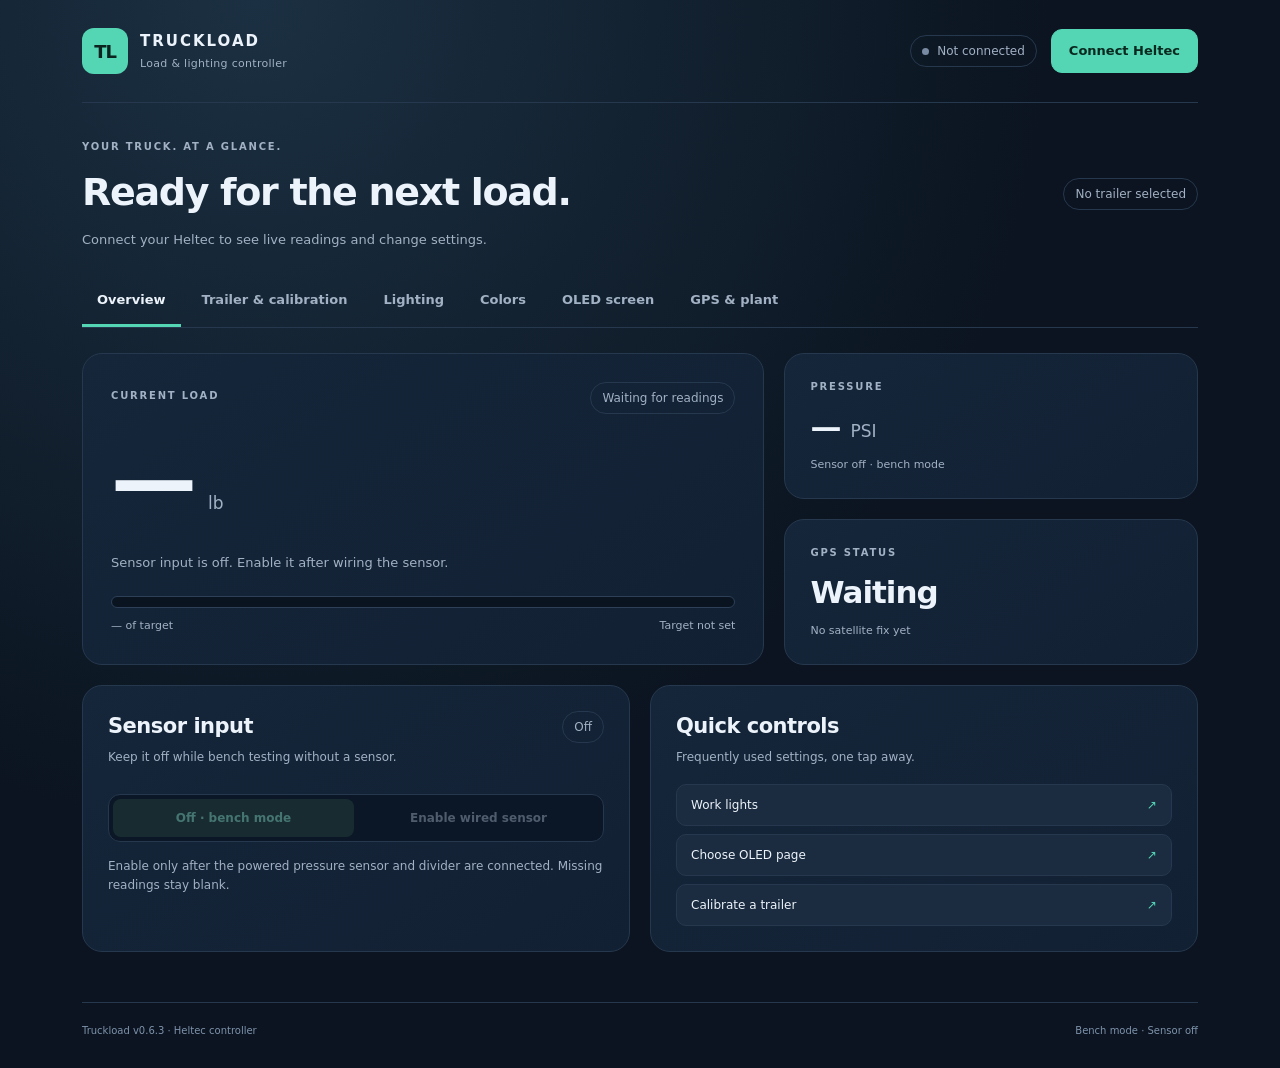
<file: companion-v0.6.3/webapp/index.html>
<!doctype html>
<html lang="en"><head><meta charset="utf-8"><meta name="viewport" content="width=device-width,initial-scale=1"><meta name="theme-color" content="#0b1420"><title>Truckload · Controller</title><link rel="stylesheet" href="styles.css"></head>
<body><div class="shell">
<header class="topbar"><a class="brand" href="#dashboard" aria-label="Truckload home"><span class="brand-mark" aria-hidden="true">TL</span><span>TRUCKLOAD<small>Load & lighting controller</small></span></a><div class="connection"><span id="connectionBadge" class="badge"><i></i>Not connected</span><button id="connect" class="button primary">Connect Heltec</button></div></header>
<div class="page-heading"><div><p class="eyebrow">YOUR TRUCK. AT A GLANCE.</p><h1>Ready for the next load.</h1><p id="connectionHint" class="muted">Connect your Heltec to see live readings and change settings.</p></div><span class="chip" id="activeProfileTop">No trailer selected</span></div>
<nav class="tabs" role="tablist" aria-label="Controller sections">
<button role="tab" aria-selected="true" aria-controls="dashboard" id="tab-dashboard" data-tab="dashboard" tabindex="0">Overview</button>
<button role="tab" aria-selected="false" aria-controls="profilesPanel" id="tab-profilesPanel" data-tab="profilesPanel" tabindex="-1">Trailer & calibration</button>
<button role="tab" aria-selected="false" aria-controls="lightsPanel" id="tab-lightsPanel" data-tab="lightsPanel" tabindex="-1">Lighting</button>
<button role="tab" aria-selected="false" aria-controls="colorsPanel" id="tab-colorsPanel" data-tab="colorsPanel" tabindex="-1">Colors</button>
<button role="tab" aria-selected="false" aria-controls="displayPanel" id="tab-displayPanel" data-tab="displayPanel" tabindex="-1">OLED screen</button>
<button role="tab" aria-selected="false" aria-controls="gpsPanel" id="tab-gpsPanel" data-tab="gpsPanel" tabindex="-1">GPS & plant</button></nav>
<main>
<section id="dashboard" role="tabpanel" aria-labelledby="tab-dashboard">
<div class="dashboard-grid"><article class="card load-card"><div class="card-top"><span class="eyebrow">CURRENT LOAD</span><span id="loadBadge" class="chip">Waiting for readings</span></div><div class="weight-value"><span id="weight">—</span><span class="unit">lb</span></div><p id="loadHint" class="muted">No load is shown until the sensor is enabled and calibrated.</p><div class="meter" role="progressbar" aria-label="Load toward target" aria-valuemin="0" aria-valuemax="100"><div id="loadFill"></div></div><div class="meter-labels"><span id="percentLabel">— of target</span><span id="targetSummary">Target not set</span></div></article>
<div class="summary-stack"><article class="card metric"><span class="eyebrow">PRESSURE</span><div><strong id="psi">—</strong><span class="unit">PSI</span></div><span id="sensorSummary" class="muted">Sensor off · bench mode</span></article><article class="card metric"><span class="eyebrow">GPS STATUS</span><div><strong id="gpsSummary">Waiting</strong></div><span id="gpsDetail" class="muted">No satellite fix yet</span></article></div></div>
<div class="two-column"><article class="card"><div class="section-title"><div><h2>Sensor input</h2><p>Keep it off while bench testing without a sensor.</p></div><span id="sensorBadge" class="chip">Off</span></div><div class="segmented"><button data-device data-action="sensorOff" class="selected">Off · bench mode</button><button data-device data-action="sensorOn">Enable wired sensor</button></div><p class="helper">Enable only after the powered pressure sensor and divider are connected. Missing readings stay blank.</p></article><article class="card"><div class="section-title"><div><h2>Quick controls</h2><p>Frequently used settings, one tap away.</p></div></div><div class="quick-links"><button data-go="lightsPanel">Work lights <span>↗</span></button><button data-go="displayPanel">Choose OLED page <span>↗</span></button><button data-go="profilesPanel">Calibrate a trailer <span>↗</span></button></div></article></div>
</section>
<section id="profilesPanel" role="tabpanel" aria-labelledby="tab-profilesPanel" hidden><div class="section-heading"><h2>Every trailer, its own calibration.</h2><p class="muted">Choose a trailer before capturing readings or setting a target.</p></div><div class="two-column"><article class="card"><div class="section-title"><div><h3>Trailer profiles</h3><p id="profileCount">No profiles loaded</p></div><button class="button subtle" data-device data-action="refreshProfiles">Refresh</button></div><div id="profiles" class="profile-list"><p class="helper">Connect to load your saved trailers.</p></div><form id="addProfile"><label for="pname">New trailer name</label><div class="input-row"><input id="pname" maxlength="27" placeholder="e.g. Grain trailer" required><button class="button primary" data-device type="submit">Add trailer</button></div></form></article><article class="card"><h3>Load settings</h3><p class="helper">These settings belong to the selected trailer.</p><form id="loadSettings"><label for="target">Target weight <span>lb</span></label><input id="target" type="number" min="1" step="1" placeholder="46000" required><label for="overload">Overload weight <span>lb</span></label><input id="overload" type="number" min="1" step="1" placeholder="47000" required><button class="button primary" data-device type="submit">Save weights</button></form></article></div><article class="card calibration"><div><span class="step">CALIBRATION</span><h3>Capture a known scale weight</h3><p class="helper">Let the reading settle, enter the weight from a scale, and capture it. Add at least two points at different pressures.</p><span id="calibrationCount" class="chip">0 of 8 points saved</span></div><form id="capture"><label for="known">Known weight <span>lb</span></label><div class="input-row"><input id="known" type="number" min="0" step="1" placeholder="Enter scale weight" required><button id="captureButton" class="button primary" data-device type="submit">Capture reading</button></div><p id="captureHint" class="helper">Requires a stable sensor reading and a selected trailer.</p></form></article></section>
<section id="lightsPanel" role="tabpanel" aria-labelledby="tab-lightsPanel" hidden><div class="section-heading"><h2>Make the lights work for you.</h2><p class="muted">Choose work lighting or how the load is shown on the strips.</p></div><div class="two-column"><article class="card"><div class="section-title"><div><h3>Work lights</h3><p>Light the working area in your chosen color.</p></div><span id="workState" class="chip">Off</span></div><div class="segmented"><button data-device data-action="workOff" class="selected">Load mode</button><button data-device data-action="workOn">Work lights on</button></div><label for="wb">Work-light brightness <output id="brightnessValue">100%</output></label><input id="wb" type="range" min="1" max="100" value="100"><button class="button primary" data-device data-action="saveBrightness">Save brightness</button><p class="helper">Work-light mode overrides automatic driving lighting while it is on.</p></article><article class="card"><h3>Load pattern</h3><p class="helper">Patterns use the load colors from the Colors tab.</p><div class="choice-grid" id="patterns"><button data-device data-pattern="BAR"><span class="pattern-graphic bars">▰▰▰▱▱</span><strong>Progress bar</strong><small>Fill from one end</small></button><button data-device data-pattern="CENTER"><span class="pattern-graphic">▱▰▰▰▱</span><strong>From center</strong><small>Fill outward</small></button><button data-device data-pattern="PULSE"><span class="pattern-graphic">◉</span><strong>Pulse</strong><small>Soft repeating glow</small></button><button data-device data-pattern="SOLID"><span class="pattern-graphic">▰▰▰▰▰</span><strong>Solid color</strong><small>Show the load level</small></button></div></article></div><article class="card"><h3>Strip size · each zone</h3><p class="helper">Enter addressable groups directly, or calculate from strip length. One group is one controllable section. Verify the label and cut marks: the Zone 2 test strip has 7 physical LEDs per group. Density means physical LEDs per meter.</p><form id="stripForm"><div class="two-column"><div><h4>Zone 1</h4><label for="groups1">Addressable groups</label><input id="groups1" type="number" min="1" max="240" step="1" required disabled><label for="density1">Physical LEDs per meter</label><input id="density1" type="number" min="1" max="1000" step="1" required disabled><label for="perGroup1">Physical LEDs per group</label><input id="perGroup1" type="number" min="1" max="30" step="1" required disabled><label for="length1">Strip length (meters)</label><input id="length1" type="number" min="0.001" step="0.001" disabled><button id="calculate1" type="button" class="button" disabled>Calculate groups from length</button><p id="stripSummary1" class="helper">Connect to read strip size.</p></div><div><h4>Zone 2</h4><label for="groups2">Addressable groups</label><input id="groups2" type="number" min="1" max="120" step="1" required disabled><label for="density2">Physical LEDs per meter</label><input id="density2" type="number" min="1" max="1000" step="1" required disabled><label for="perGroup2">Physical LEDs per group</label><input id="perGroup2" type="number" min="1" max="30" step="1" required disabled><label for="length2">Strip length (meters)</label><input id="length2" type="number" min="0.001" step="0.001" disabled><button id="calculate2" type="button" class="button" disabled>Calculate groups from length</button><p id="stripSummary2" class="helper">Connect to read strip size.</p></div></div><button id="saveStrips" class="button primary" type="submit" disabled>Save both zones to Heltec</button><p id="stripStatus" class="helper" role="status">Strip settings have not been read.</p></form></article><div class="notice">Load patterns stay dark without a valid calibrated reading. Set the driving color in <button data-go="colorsPanel">Colors</button>, then enable automatic driving lighting in <button data-go="gpsPanel">GPS & plant</button>.</div></section>
<section id="colorsPanel" role="tabpanel" aria-labelledby="tab-colorsPanel" hidden><div class="section-heading"><h2>A color for every mode.</h2><p class="muted">Pick a color and save it to the Heltec. Colors remain saved after a restart.</p></div><div id="colorCards" class="color-grid"></div><article class="card palette-preview"><div><h3>Your load palette</h3><p class="helper">Each stage is based on the percentage of the trailer's target weight.</p></div><div id="palette" class="palette"></div></article><p class="helper">The preview shows your selected colors. Actual strip colors depend on its RGBW order and brightness.</p></section>
<section id="displayPanel" role="tabpanel" aria-labelledby="tab-displayPanel" hidden><div class="section-heading"><h2>The right information on your OLED.</h2><p class="muted">Tap a page to show it on the Heltec. It stays selected, including after restart.</p></div><div class="display-grid" id="displayChoices"><button data-device data-page="0"><span class="oled-preview"><small>LOAD DASHBOARD</small><b>24,600 <i>lb</i></b><em>▰▰▰▰▱▱▱▱</em></span><strong>Load dashboard</strong><span>Weight, pressure and animated load bar</span></button><button data-device data-page="1"><span class="oled-preview"><small>PRESSURE TREND</small><b>42.8 <i>PSI</i></b><em>╱╲__╱╲___╱</em></span><strong>Pressure</strong><span>Filtered reading and recent trend</span></button><button data-device data-page="2"><span class="oled-preview"><small>GPS / GEOFENCE</small><b>GPS <i>FIX</i></b><em>8 SAT · 0.0 MPH</em></span><strong>GPS & geofence</strong><span>Satellites, speed and plant distance</span></button><button data-device data-page="3"><span class="oled-preview"><small>TRAILER PROFILE</small><b>TRAILER</b><em>TARGET · CALIBRATION</em></span><strong>Trailer profile</strong><span>Selected trailer, target and calibration</span></button></div><p class="helper">Illustrations show sample layouts; they are not live readings. There is no automatic page cycling.</p></section>
<section id="gpsPanel" role="tabpanel" aria-labelledby="tab-gpsPanel" hidden><div class="section-heading"><h2>Your plant, remembered.</h2><p class="muted">Save a plant location and optionally change lighting when driving.</p></div><div class="two-column"><article class="card"><div class="section-title"><div><h3>Satellite connection</h3><p id="fixStatus">Waiting for a fix</p></div><span id="sats" class="chip">— satellites</span></div><dl class="details"><div><dt>Speed</dt><dd id="speed">— mph</dd></div><div><dt>Vehicle state</dt><dd id="vehicleState">Unknown</dd></div><div><dt>Distance to plant</dt><dd id="plantDistance">—</dd></div></dl><p class="helper">The GPS may need a clear view of the sky to get its first fix.</p></article><article class="card"><div class="section-title"><div><h3>Plant location</h3><p id="plantStatus">Not saved</p></div></div><button class="button primary" id="setPlantButton" data-device data-action="setPlant">Save current location as plant</button><form id="radiusForm"><label for="radius">Plant radius <span>meters</span></label><div class="input-row"><input id="radius" type="number" min="25" max="5000" value="250" required><button class="button" data-device type="submit">Save radius</button></div></form><button class="button subtle" data-device data-action="clearPlant">Clear saved plant</button></article></div><article class="card"><div class="section-title"><div><h3>Automatic driving lights</h3><p>Use the driving color when GPS detects movement. Work lights take priority.</p></div><span id="gpsAutoState" class="chip">Off</span></div><div class="segmented"><button data-device data-action="gpsAutoOff">Manual lighting</button><button data-device data-action="gpsAutoOn">Enable automatic lighting</button></div></article></section>
</main><footer class="footer"><span>Truckload v0.6.3 · Heltec controller</span><span id="footerState">Bench mode · Sensor off</span></footer><div id="toast" class="toast" role="status" aria-live="polite" hidden></div></div><script src="app.js"></script></body></html>
</file>
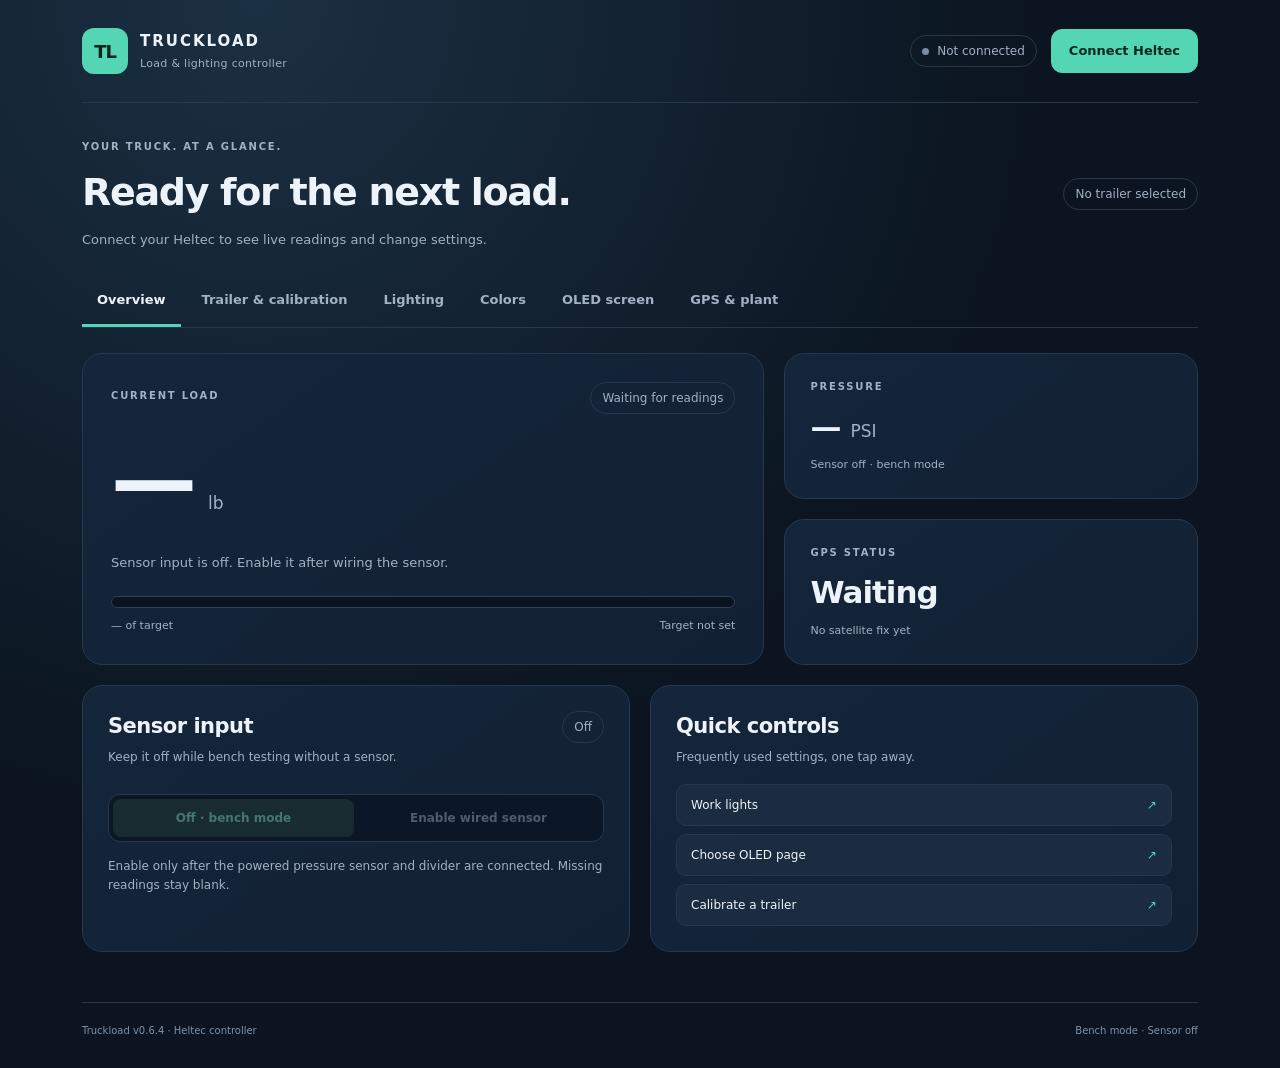
<file: companion-v0.6.4/webapp/index.html>
<!doctype html>
<html lang="en"><head><meta charset="utf-8"><meta name="viewport" content="width=device-width,initial-scale=1"><meta name="theme-color" content="#0b1420"><title>Truckload · Controller</title><link rel="stylesheet" href="styles.css"></head>
<body><div class="shell">
<header class="topbar"><a class="brand" href="#dashboard" aria-label="Truckload home"><span class="brand-mark" aria-hidden="true">TL</span><span>TRUCKLOAD<small>Load & lighting controller</small></span></a><div class="connection"><span id="connectionBadge" class="badge"><i></i>Not connected</span><button id="connect" class="button primary">Connect Heltec</button></div></header>
<div class="page-heading"><div><p class="eyebrow">YOUR TRUCK. AT A GLANCE.</p><h1>Ready for the next load.</h1><p id="connectionHint" class="muted">Connect your Heltec to see live readings and change settings.</p></div><span class="chip" id="activeProfileTop">No trailer selected</span></div>
<nav class="tabs" role="tablist" aria-label="Controller sections">
<button role="tab" aria-selected="true" aria-controls="dashboard" id="tab-dashboard" data-tab="dashboard" tabindex="0">Overview</button>
<button role="tab" aria-selected="false" aria-controls="profilesPanel" id="tab-profilesPanel" data-tab="profilesPanel" tabindex="-1">Trailer & calibration</button>
<button role="tab" aria-selected="false" aria-controls="lightsPanel" id="tab-lightsPanel" data-tab="lightsPanel" tabindex="-1">Lighting</button>
<button role="tab" aria-selected="false" aria-controls="colorsPanel" id="tab-colorsPanel" data-tab="colorsPanel" tabindex="-1">Colors</button>
<button role="tab" aria-selected="false" aria-controls="displayPanel" id="tab-displayPanel" data-tab="displayPanel" tabindex="-1">OLED screen</button>
<button role="tab" aria-selected="false" aria-controls="gpsPanel" id="tab-gpsPanel" data-tab="gpsPanel" tabindex="-1">GPS & plant</button></nav>
<main>
<section id="dashboard" role="tabpanel" aria-labelledby="tab-dashboard">
<div class="dashboard-grid"><article class="card load-card"><div class="card-top"><span class="eyebrow">CURRENT LOAD</span><span id="loadBadge" class="chip">Waiting for readings</span></div><div class="weight-value"><span id="weight">—</span><span class="unit">lb</span></div><p id="loadHint" class="muted">No load is shown until the sensor is enabled and calibrated.</p><div class="meter" role="progressbar" aria-label="Load toward target" aria-valuemin="0" aria-valuemax="100"><div id="loadFill"></div></div><div class="meter-labels"><span id="percentLabel">— of target</span><span id="targetSummary">Target not set</span></div></article>
<div class="summary-stack"><article class="card metric"><span class="eyebrow">PRESSURE</span><div><strong id="psi">—</strong><span class="unit">PSI</span></div><span id="sensorSummary" class="muted">Sensor off · bench mode</span></article><article class="card metric"><span class="eyebrow">GPS STATUS</span><div><strong id="gpsSummary">Waiting</strong></div><span id="gpsDetail" class="muted">No satellite fix yet</span></article></div></div>
<div class="two-column"><article class="card"><div class="section-title"><div><h2>Sensor input</h2><p>Keep it off while bench testing without a sensor.</p></div><span id="sensorBadge" class="chip">Off</span></div><div class="segmented"><button data-device data-action="sensorOff" class="selected">Off · bench mode</button><button data-device data-action="sensorOn">Enable wired sensor</button></div><p class="helper">Enable only after the powered pressure sensor and divider are connected. Missing readings stay blank.</p></article><article class="card"><div class="section-title"><div><h2>Quick controls</h2><p>Frequently used settings, one tap away.</p></div></div><div class="quick-links"><button data-go="lightsPanel">Work lights <span>↗</span></button><button data-go="displayPanel">Choose OLED page <span>↗</span></button><button data-go="profilesPanel">Calibrate a trailer <span>↗</span></button></div></article></div>
</section>
<section id="profilesPanel" role="tabpanel" aria-labelledby="tab-profilesPanel" hidden><div class="section-heading"><h2>Every trailer, its own calibration.</h2><p class="muted">Choose a trailer before capturing readings or setting a target.</p></div><div class="two-column"><article class="card"><div class="section-title"><div><h3>Trailer profiles</h3><p id="profileCount">No profiles loaded</p></div><button class="button subtle" data-device data-action="refreshProfiles">Refresh</button></div><div id="profiles" class="profile-list"><p class="helper">Connect to load your saved trailers.</p></div><form id="addProfile"><label for="pname">New trailer name</label><div class="input-row"><input id="pname" maxlength="27" placeholder="e.g. Grain trailer" required><button class="button primary" data-device type="submit">Add trailer</button></div></form></article><article class="card"><h3>Load settings</h3><p class="helper">These settings belong to the selected trailer.</p><form id="loadSettings"><label for="target">Target weight <span>lb</span></label><input id="target" type="number" min="1" step="1" placeholder="46000" required><label for="overload">Overload weight <span>lb</span></label><input id="overload" type="number" min="1" step="1" placeholder="47000" required><button class="button primary" data-device type="submit">Save weights</button></form></article></div><article class="card calibration"><div><span class="step">CALIBRATION</span><h3>Capture a known scale weight</h3><p class="helper">Let the reading settle, enter the weight from a scale, and capture it. Add at least two points at different pressures.</p><span id="calibrationCount" class="chip">0 of 8 points saved</span></div><form id="capture"><label for="known">Known weight <span>lb</span></label><div class="input-row"><input id="known" type="number" min="0" step="1" placeholder="Enter scale weight" required><button id="captureButton" class="button primary" data-device type="submit">Capture reading</button></div><p id="captureHint" class="helper">Requires a stable sensor reading and a selected trailer.</p></form></article></section>
<section id="lightsPanel" role="tabpanel" aria-labelledby="tab-lightsPanel" hidden><div class="section-heading"><h2>Make the lights work for you.</h2><p class="muted">Choose work lighting or how the load is shown on the strips.</p></div><div class="two-column"><article class="card"><div class="section-title"><div><h3>Work lights</h3><p>Light the working area in your chosen color.</p></div><span id="workState" class="chip">Off</span></div><div class="segmented"><button data-device data-action="workOff" class="selected">Load mode</button><button data-device data-action="workOn">Work lights on</button></div><label for="wb">Work-light brightness <output id="brightnessValue">100%</output></label><input id="wb" type="range" min="1" max="100" value="100"><button class="button primary" data-device data-action="saveBrightness">Save brightness</button><p class="helper">Work-light mode overrides automatic driving lighting while it is on.</p></article><article class="card"><h3>Load pattern</h3><p class="helper">Patterns use the load colors from the Colors tab.</p><form id="loadPatternForm"><label for="loadPatternSelect">Load pattern</label><select id="loadPatternSelect" data-device><option value="BAR">Progress bar · fading edge</option><option value="CENTER">From center · fading edges</option><option value="PULSE">Pulse</option><option value="SOLID">Solid color</option></select><button type="submit" class="button primary" data-device>Apply load pattern</button></form></article></div><article class="card"><h3>Driving patterns</h3><p class="helper">Comet, scanner, wave and theater chase use your two driving colors. Aurora and rainbow use their own palettes. New patterns require firmware v0.6.4.</p><p id="driveSummary" class="helper">Connect to read driving settings.</p><div class="segmented"><button data-device data-action="driveOn">Driving lights on</button><button data-device data-action="driveLoad">Return to load</button><button data-device data-action="driveAuto">Automatic with GPS</button></div><form id="drivePatternForm"><label for="drivePatternSelect">Driving pattern</label><select id="drivePatternSelect" data-device><option value="SOLID">Solid</option><option value="PULSE">Gentle pulse</option><option value="CHASE">Smooth chase</option><option value="ALTERNATE">Crossfade alternating</option><option value="BREATHE">Breathing</option><option value="RAINBOW">Rainbow</option><option value="COMET">Comet trail</option><option value="SCANNER">Scanner sweep</option><option value="WAVE">Color wave</option><option value="AURORA">Aurora</option><option value="THEATER">Theater chase</option></select><button type="submit" class="button primary" data-device>Apply driving pattern</button></form><form id="driveBrightnessForm"><label for="driveBri">Driving brightness (%)</label><input id="driveBri" type="number" min="1" max="100" step="1" required><button type="submit" class="button" data-device>Save driving brightness</button></form></article><article class="card"><h3>Strip size · each zone</h3><p class="helper">Enter addressable groups directly, or calculate from strip length. One group is one controllable section. Verify the label and cut marks: the Zone 2 test strip has 7 physical LEDs per group. Density means physical LEDs per meter.</p><form id="stripForm"><div class="two-column"><div><h4>Zone 1</h4><label for="groups1">Addressable groups</label><input id="groups1" type="number" min="1" max="240" step="1" required disabled><label for="density1">Physical LEDs per meter</label><input id="density1" type="number" min="1" max="1000" step="1" required disabled><label for="perGroup1">Physical LEDs per group</label><input id="perGroup1" type="number" min="1" max="30" step="1" required disabled><label for="length1">Strip length (meters)</label><input id="length1" type="number" min="0.001" step="0.001" disabled><button id="calculate1" type="button" class="button" disabled>Calculate groups from length</button><p id="stripSummary1" class="helper">Connect to read strip size.</p></div><div><h4>Zone 2</h4><label for="groups2">Addressable groups</label><input id="groups2" type="number" min="1" max="120" step="1" required disabled><label for="density2">Physical LEDs per meter</label><input id="density2" type="number" min="1" max="1000" step="1" required disabled><label for="perGroup2">Physical LEDs per group</label><input id="perGroup2" type="number" min="1" max="30" step="1" required disabled><label for="length2">Strip length (meters)</label><input id="length2" type="number" min="0.001" step="0.001" disabled><button id="calculate2" type="button" class="button" disabled>Calculate groups from length</button><p id="stripSummary2" class="helper">Connect to read strip size.</p></div></div><button id="saveStrips" class="button primary" type="submit" disabled>Save both zones to Heltec</button><p id="stripStatus" class="helper" role="status">Strip settings have not been read.</p></form></article><div class="notice">Load patterns stay dark without a valid calibrated reading. Set the driving color in <button data-go="colorsPanel">Colors</button>, then enable automatic driving lighting in <button data-go="gpsPanel">GPS & plant</button>.</div></section>
<section id="colorsPanel" role="tabpanel" aria-labelledby="tab-colorsPanel" hidden><div class="section-heading"><h2>A color for every mode.</h2><p class="muted">Pick a color and save it to the Heltec. Colors remain saved after a restart.</p></div><div id="colorCards" class="color-grid"></div><article class="card palette-preview"><div><h3>Your load palette</h3><p class="helper">Each stage is based on the percentage of the trailer's target weight.</p></div><div id="palette" class="palette"></div></article><p class="helper">The preview shows your selected colors. Actual strip colors depend on its RGBW order and brightness.</p></section>
<section id="displayPanel" role="tabpanel" aria-labelledby="tab-displayPanel" hidden><div class="section-heading"><h2>The right information on your OLED.</h2><p class="muted">Tap a page to show it on the Heltec. It stays selected, including after restart.</p></div><div class="display-grid" id="displayChoices"><button data-device data-page="0"><span class="oled-preview"><small>LOAD DASHBOARD</small><b>24,600 <i>lb</i></b><em>▰▰▰▰▱▱▱▱</em></span><strong>Load dashboard</strong><span>Weight, pressure and animated load bar</span></button><button data-device data-page="1"><span class="oled-preview"><small>PRESSURE TREND</small><b>42.8 <i>PSI</i></b><em>╱╲__╱╲___╱</em></span><strong>Pressure</strong><span>Filtered reading and recent trend</span></button><button data-device data-page="2"><span class="oled-preview"><small>GPS / GEOFENCE</small><b>GPS <i>FIX</i></b><em>8 SAT · 0.0 MPH</em></span><strong>GPS & geofence</strong><span>Satellites, speed and plant distance</span></button><button data-device data-page="3"><span class="oled-preview"><small>TRAILER PROFILE</small><b>TRAILER</b><em>TARGET · CALIBRATION</em></span><strong>Trailer profile</strong><span>Selected trailer, target and calibration</span></button></div><p class="helper">Illustrations show sample layouts; they are not live readings. There is no automatic page cycling.</p></section>
<section id="gpsPanel" role="tabpanel" aria-labelledby="tab-gpsPanel" hidden><div class="section-heading"><h2>Your plant, remembered.</h2><p class="muted">Save a plant location and optionally change lighting when driving.</p></div><div class="two-column"><article class="card"><div class="section-title"><div><h3>Satellite connection</h3><p id="fixStatus">Waiting for a fix</p></div><span id="sats" class="chip">— satellites</span></div><dl class="details"><div><dt>Speed</dt><dd id="speed">— mph</dd></div><div><dt>Vehicle state</dt><dd id="vehicleState">Unknown</dd></div><div><dt>Distance to plant</dt><dd id="plantDistance">—</dd></div></dl><p class="helper">The GPS may need a clear view of the sky to get its first fix.</p></article><article class="card"><div class="section-title"><div><h3>Plant location</h3><p id="plantStatus">Not saved</p></div></div><button class="button primary" id="setPlantButton" data-device data-action="setPlant">Save current location as plant</button><form id="radiusForm"><label for="radius">Plant radius <span>meters</span></label><div class="input-row"><input id="radius" type="number" min="25" max="5000" value="250" required><button class="button" data-device type="submit">Save radius</button></div></form><button class="button subtle" data-device data-action="clearPlant">Clear saved plant</button></article></div><article class="card"><div class="section-title"><div><h3>Automatic driving lights</h3><p>Use the driving color when GPS detects movement. Work lights take priority.</p></div><span id="gpsAutoState" class="chip">Off</span></div><div class="segmented"><button data-device data-action="gpsAutoOff">Manual lighting</button><button data-device data-action="gpsAutoOn">Enable automatic lighting</button></div></article></section>
</main><footer class="footer"><span>Truckload v0.6.4 · Heltec controller</span><span id="footerState">Bench mode · Sensor off</span></footer><div id="toast" class="toast" role="status" aria-live="polite" hidden></div></div><script src="app.js"></script></body></html>
</file>
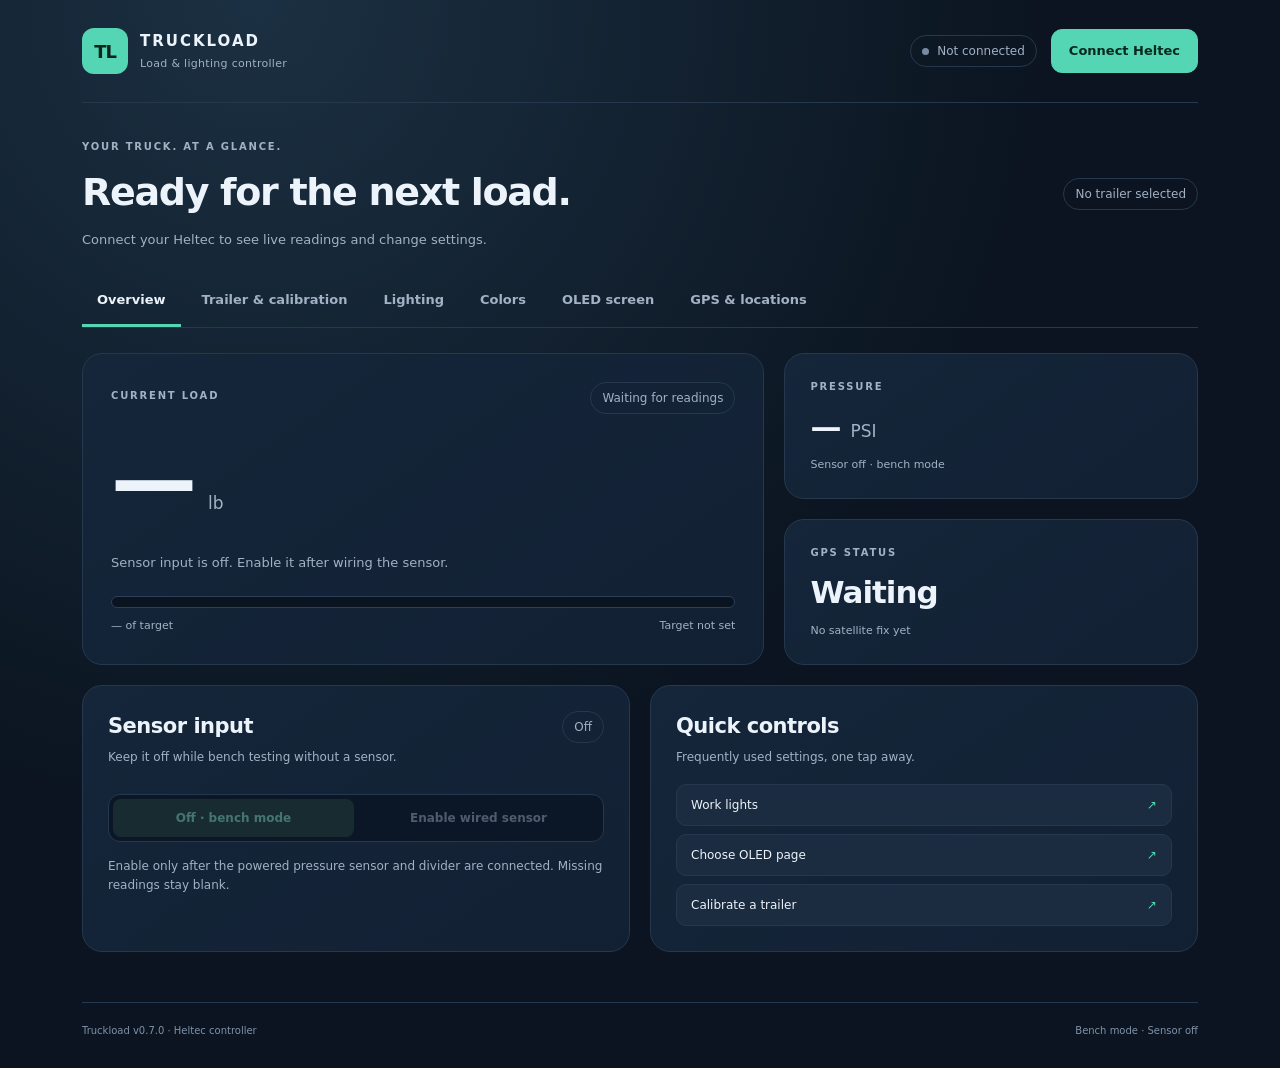
<file: companion-v0.7.0/webapp/index.html>
<!doctype html>
<html lang="en"><head><meta charset="utf-8"><meta name="viewport" content="width=device-width,initial-scale=1"><meta name="theme-color" content="#0b1420"><title>Truckload · Controller</title><link rel="stylesheet" href="styles.css"></head>
<body><div class="shell">
<header class="topbar"><a class="brand" href="#dashboard" aria-label="Truckload home"><span class="brand-mark" aria-hidden="true">TL</span><span>TRUCKLOAD<small>Load & lighting controller</small></span></a><div class="connection"><span id="connectionBadge" class="badge"><i></i>Not connected</span><button id="connect" class="button primary">Connect Heltec</button></div></header>
<div class="page-heading"><div><p class="eyebrow">YOUR TRUCK. AT A GLANCE.</p><h1>Ready for the next load.</h1><p id="connectionHint" class="muted">Connect your Heltec to see live readings and change settings.</p></div><span class="chip" id="activeProfileTop">No trailer selected</span></div>
<nav class="tabs" role="tablist" aria-label="Controller sections">
<button role="tab" aria-selected="true" aria-controls="dashboard" id="tab-dashboard" data-tab="dashboard" tabindex="0">Overview</button>
<button role="tab" aria-selected="false" aria-controls="profilesPanel" id="tab-profilesPanel" data-tab="profilesPanel" tabindex="-1">Trailer & calibration</button>
<button role="tab" aria-selected="false" aria-controls="lightsPanel" id="tab-lightsPanel" data-tab="lightsPanel" tabindex="-1">Lighting</button>
<button role="tab" aria-selected="false" aria-controls="colorsPanel" id="tab-colorsPanel" data-tab="colorsPanel" tabindex="-1">Colors</button>
<button role="tab" aria-selected="false" aria-controls="displayPanel" id="tab-displayPanel" data-tab="displayPanel" tabindex="-1">OLED screen</button>
<button role="tab" aria-selected="false" aria-controls="gpsPanel" id="tab-gpsPanel" data-tab="gpsPanel" tabindex="-1">GPS & locations</button></nav>
<main>
<section id="dashboard" role="tabpanel" aria-labelledby="tab-dashboard">
<div class="dashboard-grid"><article class="card load-card"><div class="card-top"><span class="eyebrow">CURRENT LOAD</span><span id="loadBadge" class="chip">Waiting for readings</span></div><div class="weight-value"><span id="weight">—</span><span class="unit">lb</span></div><p id="loadHint" class="muted">No load is shown until the sensor is enabled and calibrated.</p><div class="meter" role="progressbar" aria-label="Load toward target" aria-valuemin="0" aria-valuemax="100"><div id="loadFill"></div></div><div class="meter-labels"><span id="percentLabel">— of target</span><span id="targetSummary">Target not set</span></div></article>
<div class="summary-stack"><article class="card metric"><span class="eyebrow">PRESSURE</span><div><strong id="psi">—</strong><span class="unit">PSI</span></div><span id="sensorSummary" class="muted">Sensor off · bench mode</span></article><article class="card metric"><span class="eyebrow">GPS STATUS</span><div><strong id="gpsSummary">Waiting</strong></div><span id="gpsDetail" class="muted">No satellite fix yet</span></article></div></div>
<div class="two-column"><article class="card"><div class="section-title"><div><h2>Sensor input</h2><p>Keep it off while bench testing without a sensor.</p></div><span id="sensorBadge" class="chip">Off</span></div><div class="segmented"><button data-device data-action="sensorOff" class="selected">Off · bench mode</button><button data-device data-action="sensorOn">Enable wired sensor</button></div><p class="helper">Enable only after the powered pressure sensor and divider are connected. Missing readings stay blank.</p></article><article class="card"><div class="section-title"><div><h2>Quick controls</h2><p>Frequently used settings, one tap away.</p></div></div><div class="quick-links"><button data-go="lightsPanel">Work lights <span>↗</span></button><button data-go="displayPanel">Choose OLED page <span>↗</span></button><button data-go="profilesPanel">Calibrate a trailer <span>↗</span></button></div></article></div>
</section>
<section id="profilesPanel" role="tabpanel" aria-labelledby="tab-profilesPanel" hidden><div class="section-heading"><h2>Every trailer, its own calibration.</h2><p class="muted">Choose a trailer before capturing readings or setting a target.</p></div><div class="two-column"><article class="card"><div class="section-title"><div><h3>Trailer profiles</h3><p id="profileCount">No profiles loaded</p></div><button class="button subtle" data-device data-action="refreshProfiles">Refresh</button></div><div id="profiles" class="profile-list"><p class="helper">Connect to load your saved trailers.</p></div><form id="addProfile"><label for="pname">New trailer name</label><div class="input-row"><input id="pname" maxlength="27" placeholder="e.g. Grain trailer" required><button class="button primary" data-device type="submit">Add trailer</button></div></form></article><article class="card"><h3>Load settings</h3><p class="helper">These settings belong to the selected trailer.</p><form id="loadSettings"><label for="target">Target weight <span>lb</span></label><input id="target" type="number" min="1" step="1" placeholder="46000" required><label for="overload">Overload weight <span>lb</span></label><input id="overload" type="number" min="1" step="1" placeholder="47000" required><button class="button primary" data-device type="submit">Save weights</button></form></article></div><article class="card calibration"><div><span class="step">CALIBRATION</span><h3>Capture a known scale weight</h3><p class="helper">Let the reading settle, enter the weight from a scale, and capture it. Add at least two points at different pressures.</p><span id="calibrationCount" class="chip">0 of 8 points saved</span></div><form id="capture"><label for="known">Known weight <span>lb</span></label><div class="input-row"><input id="known" type="number" min="0" step="1" placeholder="Enter scale weight" required><button id="captureButton" class="button primary" data-device type="submit">Capture reading</button></div><p id="captureHint" class="helper">Requires a stable sensor reading and a selected trailer.</p></form></article></section>
<section id="lightsPanel" role="tabpanel" aria-labelledby="tab-lightsPanel" hidden><div class="section-heading"><h2>Make the lights work for you.</h2><p class="muted">Choose work lighting or how the load is shown on the strips.</p></div><div class="two-column"><article class="card"><div class="section-title"><div><h3>Work lights</h3><p>Light the working area in your chosen color.</p></div><span id="workState" class="chip">Off</span></div><div class="segmented"><button data-device data-action="workOff" class="selected">Load mode</button><button data-device data-action="workOn">Work lights on</button></div><label for="wb">Work-light brightness <output id="brightnessValue">100%</output></label><input id="wb" type="range" min="1" max="100" value="100"><button class="button primary" data-device data-action="saveBrightness">Save brightness</button><p class="helper">Work-light mode overrides automatic driving lighting while it is on.</p></article><article class="card"><h3>Load pattern</h3><p class="helper">Patterns use the load colors from the Colors tab.</p><form id="loadPatternForm"><label for="loadPatternSelect">Load pattern</label><select id="loadPatternSelect" data-device><option value="BAR">Progress bar · fading edge</option><option value="CENTER">From center · fading edges</option><option value="PULSE">Pulse</option><option value="SOLID">Solid color</option></select><button type="submit" class="button primary" data-device>Apply load pattern</button></form></article></div><article class="card"><h3>Driving patterns</h3><p class="helper">Comet, scanner, wave and theater chase use your two driving colors. Aurora and rainbow use their own palettes. New patterns require firmware v0.7.0.</p><p id="driveSummary" class="helper">Connect to read driving settings.</p><div class="segmented"><button data-device data-action="driveOn">Driving lights on</button><button data-device data-action="driveLoad">Return to load</button><button data-device data-action="driveAuto">Automatic with GPS</button></div><form id="drivePatternForm"><label for="drivePatternSelect">Driving pattern</label><select id="drivePatternSelect" data-device><option value="SOLID">Solid</option><option value="PULSE">Gentle pulse</option><option value="CHASE">Smooth chase</option><option value="ALTERNATE">Crossfade alternating</option><option value="BREATHE">Breathing</option><option value="RAINBOW">Rainbow</option><option value="COMET">Comet trail</option><option value="SCANNER">Scanner sweep</option><option value="WAVE">Color wave</option><option value="AURORA">Aurora</option><option value="THEATER">Theater chase</option><option value="GROUND">Ground speed</option></select><button type="submit" class="button primary" data-device>Apply driving pattern</button></form><form id="driveBrightnessForm"><label for="driveBri">Driving brightness (%)</label><input id="driveBri" type="number" min="1" max="100" step="1" required><button type="submit" class="button" data-device>Save driving brightness</button></form></article><article class="card"><h3>Strip size · each zone</h3><p class="helper">Enter addressable groups directly, or calculate from strip length. One group is one controllable section. Verify the label and cut marks: the Zone 2 test strip has 7 physical LEDs per group. Density means physical LEDs per meter.</p><form id="stripForm"><div class="two-column"><div><h4>Zone 1</h4><label for="groups1">Addressable groups</label><input id="groups1" type="number" min="1" max="240" step="1" required disabled><label for="density1">Physical LEDs per meter</label><input id="density1" type="number" min="1" max="1000" step="1" required disabled><label for="perGroup1">Physical LEDs per group</label><input id="perGroup1" type="number" min="1" max="30" step="1" required disabled><label for="length1">Strip length (meters)</label><input id="length1" type="number" min="0.001" step="0.001" disabled><button id="calculate1" type="button" class="button" disabled>Calculate groups from length</button><p id="stripSummary1" class="helper">Connect to read strip size.</p></div><div><h4>Zone 2</h4><label for="groups2">Addressable groups</label><input id="groups2" type="number" min="1" max="120" step="1" required disabled><label for="density2">Physical LEDs per meter</label><input id="density2" type="number" min="1" max="1000" step="1" required disabled><label for="perGroup2">Physical LEDs per group</label><input id="perGroup2" type="number" min="1" max="30" step="1" required disabled><label for="length2">Strip length (meters)</label><input id="length2" type="number" min="0.001" step="0.001" disabled><button id="calculate2" type="button" class="button" disabled>Calculate groups from length</button><p id="stripSummary2" class="helper">Connect to read strip size.</p></div></div><button id="saveStrips" class="button primary" type="submit" disabled>Save both zones to Heltec</button><p id="stripStatus" class="helper" role="status">Strip settings have not been read.</p></form></article><div class="notice">Load patterns stay dark without a valid calibrated reading. Set the driving color in <button data-go="colorsPanel">Colors</button>, then enable automatic driving lighting in <button data-go="gpsPanel">GPS & locations</button>.</div></section>
<section id="colorsPanel" role="tabpanel" aria-labelledby="tab-colorsPanel" hidden><div class="section-heading"><h2>A color for every mode.</h2><p class="muted">Pick a color and save it to the Heltec. Colors remain saved after a restart.</p></div><div id="colorCards" class="color-grid"></div><article class="card palette-preview"><div><h3>Your load palette</h3><p class="helper">Each stage is based on the percentage of the trailer's target weight.</p></div><div id="palette" class="palette"></div></article><p class="helper">The preview shows your selected colors. Actual strip colors depend on its RGBW order and brightness.</p></section>
<section id="displayPanel" role="tabpanel" aria-labelledby="tab-displayPanel" hidden><div class="section-heading"><h2>The right information on your OLED.</h2><p class="muted">Tap a page to show it on the Heltec. It stays selected, including after restart.</p></div><div class="display-grid" id="displayChoices"><button data-device data-page="0"><span class="oled-preview"><small>LOAD DASHBOARD</small><b>24,600 <i>lb</i></b><em>▰▰▰▰▱▱▱▱</em></span><strong>Load dashboard</strong><span>Weight, pressure and animated load bar</span></button><button data-device data-page="1"><span class="oled-preview"><small>PRESSURE TREND</small><b>42.8 <i>PSI</i></b><em>╱╲__╱╲___╱</em></span><strong>Pressure</strong><span>Filtered reading and recent trend</span></button><button data-device data-page="2"><span class="oled-preview"><small>GPS / GEOFENCE</small><b>GPS <i>FIX</i></b><em>8 SAT · 0.0 MPH</em></span><strong>GPS & geofence</strong><span>Satellites, speed and plant distance</span></button><button data-device data-page="3"><span class="oled-preview"><small>TRAILER PROFILE</small><b>TRAILER</b><em>TARGET · CALIBRATION</em></span><strong>Trailer profile</strong><span>Selected trailer, target and calibration</span></button></div><p class="helper">Illustrations show sample layouts; they are not live readings. There is no automatic page cycling.</p></section>
<section id="gpsPanel" role="tabpanel" aria-labelledby="tab-gpsPanel" hidden><div class="section-heading"><h2>Lighting for every location.</h2><p class="muted">Save area rules and separate lighting for driving, stopped and no GPS fix.</p></div><div class="two-column"><article class="card"><div class="section-title"><div><h3>Satellite connection</h3><p id="fixStatus">Waiting for a fix</p></div><span id="sats" class="chip">— satellites</span></div><dl class="details"><div><dt>Speed</dt><dd id="speed">— mph</dd></div><div><dt>Vehicle state</dt><dd id="vehicleState">Unknown</dd></div><div><dt>Distance to plant</dt><dd id="plantDistance">—</dd></div></dl><p class="helper">The GPS may need a clear view of the sky to get its first fix.</p></article><article class="card"><div class="section-title"><div><h3>Plant location</h3><p id="plantStatus">Not saved</p></div></div><button class="button primary" id="setPlantButton" data-device data-action="setPlant">Save current location as plant</button><form id="radiusForm"><label for="radius">Plant radius <span>meters</span></label><div class="input-row"><input id="radius" type="number" min="25" max="5000" value="250" required><button class="button" data-device type="submit">Save radius</button></div></form><button class="button subtle" data-device data-action="clearPlant">Clear saved plant</button></article></div><article class="card"><div class="section-title"><div><h3>Automatic driving lights</h3><p>Use the driving color when GPS detects movement. Work lights take priority.</p></div><span id="gpsAutoState" class="chip">Off</span></div><div class="segmented"><button data-device data-action="gpsAutoOff">Manual lighting</button><button data-device data-action="gpsAutoOn">Enable automatic lighting</button></div></article></section>
</main><footer class="footer"><span>Truckload v0.7.0 · Heltec controller</span><span id="footerState">Bench mode · Sensor off</span></footer><div id="toast" class="toast" role="status" aria-live="polite" hidden></div></div><script src="geo.js"></script><script src="app.js"></script></body></html>
</file>
<file: companion-v0.6.3/webapp/styles.css>
:root{color-scheme:dark;--bg:#0b1420;--card:#122033;--border:#26384e;--text:#edf3fa;--muted:#a2b1c4;--accent:#54d6b4;--orange:#ffb66b;--radius:20px}*{box-sizing:border-box}body{margin:0;background:radial-gradient(ellipse at 20% 0%,#1b3042 0,transparent 55%),var(--bg);color:var(--text);font-family:Inter,"Segoe UI",system-ui,sans-serif;line-height:1.5}button,input{font:inherit}button{cursor:pointer}button:disabled{cursor:not-allowed;opacity:.45}button:focus-visible,input:focus-visible,a:focus-visible{outline:3px solid var(--accent);outline-offset:4px}.shell{max-width:1180px;margin:auto;padding:0 32px}.topbar{display:flex;justify-content:space-between;align-items:center;padding:28px 0;border-bottom:1px solid var(--border);gap:20px}.brand{display:flex;align-items:center;gap:12px;text-decoration:none;color:var(--text);font-size:15px;font-weight:800;letter-spacing:2px}.brand small{display:block;font-size:11px;letter-spacing:.3px;font-weight:400;color:var(--muted);margin-top:3px}.brand-mark{display:grid;place-items:center;background:var(--accent);color:#0b241e;border-radius:12px;width:46px;height:46px;font-size:18px;letter-spacing:-1px}.connection{display:flex;align-items:center;gap:14px}.badge,.chip{display:inline-flex;align-items:center;gap:8px;border:1px solid var(--border);border-radius:999px;padding:6px 11px;font-size:12px;white-space:nowrap;color:var(--muted)}.badge i{width:7px;height:7px;background:#788ba3;border-radius:50%}.badge.online{border-color:#31594e;color:var(--accent)}.badge.online i{background:var(--accent)}.button{border:1px solid #3c5069;background:#203149;color:var(--text);border-radius:11px;padding:11px 17px;font-weight:650;font-size:13px;transition:background .2s}.button:hover:not(:disabled){background:#314966}.button.primary{background:var(--accent);color:#09291f;border-color:var(--accent)}.button.primary:hover:not(:disabled){background:#7ce4c9}.button.subtle{background:transparent}.page-heading{display:flex;justify-content:space-between;align-items:center;gap:20px;padding:36px 0 25px}.eyebrow{font-size:10px;font-weight:700;letter-spacing:1.8px;color:var(--muted);margin:0 0 10px}h1{font-size:clamp(27px,4vw,38px);letter-spacing:-1.3px;margin:0;font-weight:700}h2{font-size:21px;letter-spacing:-.5px;margin:0}h3{font-size:17px;margin:0;letter-spacing:-.3px}.muted{color:var(--muted);font-size:13px}.page-heading p.muted{margin:9px 0 0}.tabs{display:flex;gap:6px;border-bottom:1px solid var(--border);margin-bottom:25px;overflow-x:auto;scrollbar-width:thin}.tabs button{flex-shrink:0;background:none;border:0;border-bottom:3px solid transparent;color:var(--muted);padding:15px 15px;font-size:13px;font-weight:600}.tabs button[aria-selected=true]{border-bottom-color:var(--accent);color:var(--text)}.tabs button:hover{color:var(--text)}[hidden]{display:none!important}.card{background:linear-gradient(145deg,#15263a,var(--card));border:1px solid var(--border);border-radius:var(--radius);padding:25px;margin-bottom:20px}.card-top,.section-title{display:flex;justify-content:space-between;align-items:flex-start;gap:14px}.card-top .eyebrow{margin-top:6px}.dashboard-grid{display:grid;grid-template-columns:1.65fr 1fr;gap:20px}.load-card{padding:28px}.weight-value{display:flex;align-items:baseline;gap:15px;min-height:116px;margin:10px 0 0}.weight-value>span:first-child{font-size:clamp(58px,7vw,86px);font-weight:700;letter-spacing:-4px;font-variant-numeric:tabular-nums;line-height:1.3}.unit{color:var(--muted);font-size:17px;font-weight:400}.meter{height:12px;border-radius:8px;background:#0a1421;overflow:hidden;border:1px solid #2d4058;margin-top:23px}.meter>div{height:100%;width:0;background:var(--accent);border-radius:8px;transition:width .6s,background .3s}.meter-labels{display:flex;justify-content:space-between;color:var(--muted);font-size:11px;margin-top:10px;gap:10px}.summary-stack{display:grid;grid-template-rows:1fr 1fr;gap:20px;margin-bottom:20px}.summary-stack .card{margin:0}.metric .eyebrow{display:block;margin-bottom:9px}.metric strong{font-size:31px;font-weight:650;letter-spacing:-1px;font-variant-numeric:tabular-nums}.metric .unit{margin-left:10px}.metric .muted{display:block;margin-top:7px;font-size:11px}.two-column{display:grid;grid-template-columns:1fr 1fr;gap:20px}.section-title p{margin:5px 0 18px;font-size:12px;color:var(--muted)}.helper{font-size:12px;line-height:1.65;color:var(--muted)}.segmented{display:flex;padding:4px;background:#0b1726;border:1px solid var(--border);border-radius:12px;gap:4px;margin:10px 0 15px}.segmented button{flex:1;background:transparent;border:0;color:var(--muted);padding:10px 8px;border-radius:8px;font-size:12px;font-weight:600}.segmented button.selected{background:#28453f;color:#8ce7cd}.quick-links{display:grid;gap:8px}.quick-links button{display:flex;justify-content:space-between;background:#1b2c41;border:1px solid var(--border);color:var(--text);padding:11px 14px;border-radius:10px;text-align:left;font-size:12px}.quick-links span{color:var(--accent)}.section-heading{margin:10px 0 23px}.section-heading p{margin:7px 0 0}label{display:flex;justify-content:space-between;font-weight:600;font-size:12px;margin:18px 0 8px}label span,label output{color:var(--muted);font-weight:400}input:not([type=range]):not([type=color]){display:block;width:100%;background:#0c1929;color:var(--text);border:1px solid #354760;border-radius:10px;padding:12px 13px;font-size:14px;min-width:0}input::placeholder{color:#71859d}.input-row{display:flex;gap:9px}.input-row .button{flex-shrink:0}form>.button{margin-top:18px}input[type=range]{width:100%;accent-color:var(--accent);margin:12px 0 19px}.profile-list{display:grid;gap:8px;margin-bottom:18px}.profile-option{display:flex;justify-content:space-between;align-items:center;text-align:left;background:#0c1929;border:1px solid var(--border);border-radius:10px;padding:12px 13px;color:var(--text);font-size:13px}.profile-option.selected{border-color:var(--accent);background:#14362f}.profile-option small{color:var(--muted);margin-left:10px}.calibration{display:grid;grid-template-columns:1fr 1fr;gap:36px}.step{color:var(--orange);font-size:10px;letter-spacing:1.5px;font-weight:700}.calibration h3{margin:8px 0}.calibration label{margin-top:6px}.choice-grid{display:grid;grid-template-columns:1fr 1fr;gap:10px;margin-top:18px}.choice-grid>button{display:flex;flex-direction:column;gap:5px;align-items:flex-start;background:#0c1929;border:1px solid var(--border);color:var(--text);padding:16px;border-radius:12px}.choice-grid strong{font-size:12px}.choice-grid small{color:var(--muted);font-size:10px}.choice-grid .selected{border-color:var(--accent)}.pattern-graphic{font-size:19px;letter-spacing:2px;color:var(--accent)}.notice{background:#172a37;border:1px solid #2c4552;border-radius:12px;padding:16px 20px;font-size:12px;color:var(--muted)}.notice button{color:var(--accent);border:0;background:none;text-decoration:underline;padding:0}.color-grid{display:grid;grid-template-columns:repeat(3,1fr);gap:18px}.color-card{margin-bottom:0;padding:20px;position:relative}.color-card .eyebrow{margin-bottom:6px}.color-card h3{font-size:16px}.color-card>p{min-height:36px;margin-bottom:16px}.color-picker-row{display:flex;align-items:center;gap:14px;margin-bottom:18px}.color-picker-row input[type=color]{width:56px;height:56px;padding:3px;border:1px solid #476077;border-radius:12px;background:#0b1726;cursor:pointer}.color-picker-row code{color:var(--text);font-size:13px}.color-picker-row small{display:block;color:var(--muted);font-size:11px}.color-card .button{width:100%}.color-card.dirty{border-color:#8a623a}.palette-preview{display:flex;justify-content:space-between;align-items:center;gap:25px;margin-top:20px}.palette{display:flex;gap:5px;min-width:40%;height:40px}.palette span{flex:1;min-width:35px;border-radius:6px}.display-grid{display:grid;grid-template-columns:repeat(4,1fr);gap:16px}.display-grid>button{display:flex;flex-direction:column;align-items:flex-start;gap:9px;text-align:left;border:1px solid var(--border);border-radius:16px;background:var(--card);color:var(--text);padding:17px}.display-grid>button.selected{border-color:var(--accent);box-shadow:0 0 0 1px var(--accent)}.display-grid>button>strong{font-size:13px}.display-grid>button>span:last-child{font-size:11px;color:var(--muted)}.oled-preview{display:flex;flex-direction:column;background:#071018;border:1px solid #345166;border-radius:9px;padding:12px;width:100%;min-height:112px;color:#b1edff;font-family:monospace;gap:7px}.oled-preview small{font-size:8px;letter-spacing:.2px}.oled-preview b{font-size:18px;font-weight:600;line-height:1.4}.oled-preview i{font-size:9px;font-style:normal}.oled-preview em{font-size:10px;font-style:normal}.details{margin:20px 0}.details>div{display:flex;justify-content:space-between;padding:11px 0;border-bottom:1px solid var(--border);font-size:13px}.details dt{color:var(--muted)}.details dd{margin:0;font-weight:600}.footer{display:flex;justify-content:space-between;gap:15px;color:#7f93ac;font-size:10px;border-top:1px solid var(--border);margin-top:30px;padding:20px 0 30px}.toast{position:fixed;bottom:24px;left:50%;transform:translateX(-50%);max-width:calc(100vw - 32px);background:#29473f;color:#d9fff4;border:1px solid #548b78;border-radius:12px;padding:13px 20px;box-shadow:0 8px 40px #0008;font-size:13px;z-index:5}.toast.error{background:#4c2c2c;border-color:#a05a5a;color:#ffdddd}@media(max-width:950px){.display-grid{grid-template-columns:1fr 1fr}.color-grid{grid-template-columns:1fr 1fr}.tabs button{padding:14px 10px}.weight-value>span:first-child{font-size:64px}}@media(max-width:650px){.shell{padding:0 18px}.topbar{padding:20px 0;align-items:flex-start}.brand small{font-size:9px}.brand{font-size:12px;letter-spacing:1px}.brand-mark{width:36px;height:36px;font-size:15px}.connection{flex-direction:column-reverse;align-items:flex-end;gap:8px}.connection .button{font-size:11px;padding:9px 12px}.badge{font-size:10px;padding:3px 8px}.page-heading{padding:27px 0 18px;flex-direction:column;align-items:flex-start;gap:13px}h1{font-size:29px}.tabs{margin-bottom:18px}.dashboard-grid,.two-column,.calibration{grid-template-columns:1fr;gap:0}.summary-stack{grid-template-columns:1fr 1fr;grid-template-rows:auto;gap:12px}.card{padding:20px;border-radius:16px}.metric{padding:16px}.metric strong{font-size:25px}.metric .unit{font-size:12px;margin-left:4px}.metric .muted{font-size:10px}.load-card{padding:23px}.weight-value{min-height:100px}.weight-value>span:first-child{font-size:70px}.color-grid{grid-template-columns:1fr;gap:14px}.color-card>p{min-height:0}.palette-preview{flex-direction:column;align-items:stretch;gap:10px}.calibration{gap:25px}.display-grid{gap:10px}.display-grid>button{padding:12px}.oled-preview{padding:9px;min-height:98px}.oled-preview b{font-size:15px}.oled-preview em{font-size:8px}.footer{font-size:9px}.input-row{flex-wrap:wrap}.input-row input{flex:1 1 160px}.input-row button{flex:1 1 auto}}

@media(max-width:650px){.tabs{display:grid;grid-template-columns:repeat(3,minmax(0,1fr));gap:0;overflow:visible}.tabs button{white-space:normal;font-size:11px;padding:10px 6px;min-height:45px}.metric strong{font-size:23px}}
</file>
<file: companion-v0.6.4/webapp/styles.css>
:root{color-scheme:dark;--bg:#0b1420;--card:#122033;--border:#26384e;--text:#edf3fa;--muted:#a2b1c4;--accent:#54d6b4;--orange:#ffb66b;--radius:20px}*{box-sizing:border-box}body{margin:0;background:radial-gradient(ellipse at 20% 0%,#1b3042 0,transparent 55%),var(--bg);color:var(--text);font-family:Inter,"Segoe UI",system-ui,sans-serif;line-height:1.5}button,input{font:inherit}button{cursor:pointer}button:disabled{cursor:not-allowed;opacity:.45}button:focus-visible,input:focus-visible,a:focus-visible{outline:3px solid var(--accent);outline-offset:4px}.shell{max-width:1180px;margin:auto;padding:0 32px}.topbar{display:flex;justify-content:space-between;align-items:center;padding:28px 0;border-bottom:1px solid var(--border);gap:20px}.brand{display:flex;align-items:center;gap:12px;text-decoration:none;color:var(--text);font-size:15px;font-weight:800;letter-spacing:2px}.brand small{display:block;font-size:11px;letter-spacing:.3px;font-weight:400;color:var(--muted);margin-top:3px}.brand-mark{display:grid;place-items:center;background:var(--accent);color:#0b241e;border-radius:12px;width:46px;height:46px;font-size:18px;letter-spacing:-1px}.connection{display:flex;align-items:center;gap:14px}.badge,.chip{display:inline-flex;align-items:center;gap:8px;border:1px solid var(--border);border-radius:999px;padding:6px 11px;font-size:12px;white-space:nowrap;color:var(--muted)}.badge i{width:7px;height:7px;background:#788ba3;border-radius:50%}.badge.online{border-color:#31594e;color:var(--accent)}.badge.online i{background:var(--accent)}.button{border:1px solid #3c5069;background:#203149;color:var(--text);border-radius:11px;padding:11px 17px;font-weight:650;font-size:13px;transition:background .2s}.button:hover:not(:disabled){background:#314966}.button.primary{background:var(--accent);color:#09291f;border-color:var(--accent)}.button.primary:hover:not(:disabled){background:#7ce4c9}.button.subtle{background:transparent}.page-heading{display:flex;justify-content:space-between;align-items:center;gap:20px;padding:36px 0 25px}.eyebrow{font-size:10px;font-weight:700;letter-spacing:1.8px;color:var(--muted);margin:0 0 10px}h1{font-size:clamp(27px,4vw,38px);letter-spacing:-1.3px;margin:0;font-weight:700}h2{font-size:21px;letter-spacing:-.5px;margin:0}h3{font-size:17px;margin:0;letter-spacing:-.3px}.muted{color:var(--muted);font-size:13px}.page-heading p.muted{margin:9px 0 0}.tabs{display:flex;gap:6px;border-bottom:1px solid var(--border);margin-bottom:25px;overflow-x:auto;scrollbar-width:thin}.tabs button{flex-shrink:0;background:none;border:0;border-bottom:3px solid transparent;color:var(--muted);padding:15px 15px;font-size:13px;font-weight:600}.tabs button[aria-selected=true]{border-bottom-color:var(--accent);color:var(--text)}.tabs button:hover{color:var(--text)}[hidden]{display:none!important}.card{background:linear-gradient(145deg,#15263a,var(--card));border:1px solid var(--border);border-radius:var(--radius);padding:25px;margin-bottom:20px}.card-top,.section-title{display:flex;justify-content:space-between;align-items:flex-start;gap:14px}.card-top .eyebrow{margin-top:6px}.dashboard-grid{display:grid;grid-template-columns:1.65fr 1fr;gap:20px}.load-card{padding:28px}.weight-value{display:flex;align-items:baseline;gap:15px;min-height:116px;margin:10px 0 0}.weight-value>span:first-child{font-size:clamp(58px,7vw,86px);font-weight:700;letter-spacing:-4px;font-variant-numeric:tabular-nums;line-height:1.3}.unit{color:var(--muted);font-size:17px;font-weight:400}.meter{height:12px;border-radius:8px;background:#0a1421;overflow:hidden;border:1px solid #2d4058;margin-top:23px}.meter>div{height:100%;width:0;background:var(--accent);border-radius:8px;transition:width .6s,background .3s}.meter-labels{display:flex;justify-content:space-between;color:var(--muted);font-size:11px;margin-top:10px;gap:10px}.summary-stack{display:grid;grid-template-rows:1fr 1fr;gap:20px;margin-bottom:20px}.summary-stack .card{margin:0}.metric .eyebrow{display:block;margin-bottom:9px}.metric strong{font-size:31px;font-weight:650;letter-spacing:-1px;font-variant-numeric:tabular-nums}.metric .unit{margin-left:10px}.metric .muted{display:block;margin-top:7px;font-size:11px}.two-column{display:grid;grid-template-columns:1fr 1fr;gap:20px}.section-title p{margin:5px 0 18px;font-size:12px;color:var(--muted)}.helper{font-size:12px;line-height:1.65;color:var(--muted)}.segmented{display:flex;padding:4px;background:#0b1726;border:1px solid var(--border);border-radius:12px;gap:4px;margin:10px 0 15px}.segmented button{flex:1;background:transparent;border:0;color:var(--muted);padding:10px 8px;border-radius:8px;font-size:12px;font-weight:600}.segmented button.selected{background:#28453f;color:#8ce7cd}.quick-links{display:grid;gap:8px}.quick-links button{display:flex;justify-content:space-between;background:#1b2c41;border:1px solid var(--border);color:var(--text);padding:11px 14px;border-radius:10px;text-align:left;font-size:12px}.quick-links span{color:var(--accent)}.section-heading{margin:10px 0 23px}.section-heading p{margin:7px 0 0}label{display:flex;justify-content:space-between;font-weight:600;font-size:12px;margin:18px 0 8px}label span,label output{color:var(--muted);font-weight:400}input:not([type=range]):not([type=color]){display:block;width:100%;background:#0c1929;color:var(--text);border:1px solid #354760;border-radius:10px;padding:12px 13px;font-size:14px;min-width:0}input::placeholder{color:#71859d}.input-row{display:flex;gap:9px}.input-row .button{flex-shrink:0}form>.button{margin-top:18px}input[type=range]{width:100%;accent-color:var(--accent);margin:12px 0 19px}.profile-list{display:grid;gap:8px;margin-bottom:18px}.profile-option{display:flex;justify-content:space-between;align-items:center;text-align:left;background:#0c1929;border:1px solid var(--border);border-radius:10px;padding:12px 13px;color:var(--text);font-size:13px}.profile-option.selected{border-color:var(--accent);background:#14362f}.profile-option small{color:var(--muted);margin-left:10px}.calibration{display:grid;grid-template-columns:1fr 1fr;gap:36px}.step{color:var(--orange);font-size:10px;letter-spacing:1.5px;font-weight:700}.calibration h3{margin:8px 0}.calibration label{margin-top:6px}.choice-grid{display:grid;grid-template-columns:1fr 1fr;gap:10px;margin-top:18px}.choice-grid>button{display:flex;flex-direction:column;gap:5px;align-items:flex-start;background:#0c1929;border:1px solid var(--border);color:var(--text);padding:16px;border-radius:12px}.choice-grid strong{font-size:12px}.choice-grid small{color:var(--muted);font-size:10px}.choice-grid .selected{border-color:var(--accent)}.pattern-graphic{font-size:19px;letter-spacing:2px;color:var(--accent)}.notice{background:#172a37;border:1px solid #2c4552;border-radius:12px;padding:16px 20px;font-size:12px;color:var(--muted)}.notice button{color:var(--accent);border:0;background:none;text-decoration:underline;padding:0}.color-grid{display:grid;grid-template-columns:repeat(3,1fr);gap:18px}.color-card{margin-bottom:0;padding:20px;position:relative}.color-card .eyebrow{margin-bottom:6px}.color-card h3{font-size:16px}.color-card>p{min-height:36px;margin-bottom:16px}.color-picker-row{display:flex;align-items:center;gap:14px;margin-bottom:18px}.color-picker-row input[type=color]{width:56px;height:56px;padding:3px;border:1px solid #476077;border-radius:12px;background:#0b1726;cursor:pointer}.color-picker-row code{color:var(--text);font-size:13px}.color-picker-row small{display:block;color:var(--muted);font-size:11px}.color-card .button{width:100%}.color-card.dirty{border-color:#8a623a}.palette-preview{display:flex;justify-content:space-between;align-items:center;gap:25px;margin-top:20px}.palette{display:flex;gap:5px;min-width:40%;height:40px}.palette span{flex:1;min-width:35px;border-radius:6px}.display-grid{display:grid;grid-template-columns:repeat(4,1fr);gap:16px}.display-grid>button{display:flex;flex-direction:column;align-items:flex-start;gap:9px;text-align:left;border:1px solid var(--border);border-radius:16px;background:var(--card);color:var(--text);padding:17px}.display-grid>button.selected{border-color:var(--accent);box-shadow:0 0 0 1px var(--accent)}.display-grid>button>strong{font-size:13px}.display-grid>button>span:last-child{font-size:11px;color:var(--muted)}.oled-preview{display:flex;flex-direction:column;background:#071018;border:1px solid #345166;border-radius:9px;padding:12px;width:100%;min-height:112px;color:#b1edff;font-family:monospace;gap:7px}.oled-preview small{font-size:8px;letter-spacing:.2px}.oled-preview b{font-size:18px;font-weight:600;line-height:1.4}.oled-preview i{font-size:9px;font-style:normal}.oled-preview em{font-size:10px;font-style:normal}.details{margin:20px 0}.details>div{display:flex;justify-content:space-between;padding:11px 0;border-bottom:1px solid var(--border);font-size:13px}.details dt{color:var(--muted)}.details dd{margin:0;font-weight:600}.footer{display:flex;justify-content:space-between;gap:15px;color:#7f93ac;font-size:10px;border-top:1px solid var(--border);margin-top:30px;padding:20px 0 30px}.toast{position:fixed;bottom:24px;left:50%;transform:translateX(-50%);max-width:calc(100vw - 32px);background:#29473f;color:#d9fff4;border:1px solid #548b78;border-radius:12px;padding:13px 20px;box-shadow:0 8px 40px #0008;font-size:13px;z-index:5}.toast.error{background:#4c2c2c;border-color:#a05a5a;color:#ffdddd}@media(max-width:950px){.display-grid{grid-template-columns:1fr 1fr}.color-grid{grid-template-columns:1fr 1fr}.tabs button{padding:14px 10px}.weight-value>span:first-child{font-size:64px}}@media(max-width:650px){.shell{padding:0 18px}.topbar{padding:20px 0;align-items:flex-start}.brand small{font-size:9px}.brand{font-size:12px;letter-spacing:1px}.brand-mark{width:36px;height:36px;font-size:15px}.connection{flex-direction:column-reverse;align-items:flex-end;gap:8px}.connection .button{font-size:11px;padding:9px 12px}.badge{font-size:10px;padding:3px 8px}.page-heading{padding:27px 0 18px;flex-direction:column;align-items:flex-start;gap:13px}h1{font-size:29px}.tabs{margin-bottom:18px}.dashboard-grid,.two-column,.calibration{grid-template-columns:1fr;gap:0}.summary-stack{grid-template-columns:1fr 1fr;grid-template-rows:auto;gap:12px}.card{padding:20px;border-radius:16px}.metric{padding:16px}.metric strong{font-size:25px}.metric .unit{font-size:12px;margin-left:4px}.metric .muted{font-size:10px}.load-card{padding:23px}.weight-value{min-height:100px}.weight-value>span:first-child{font-size:70px}.color-grid{grid-template-columns:1fr;gap:14px}.color-card>p{min-height:0}.palette-preview{flex-direction:column;align-items:stretch;gap:10px}.calibration{gap:25px}.display-grid{gap:10px}.display-grid>button{padding:12px}.oled-preview{padding:9px;min-height:98px}.oled-preview b{font-size:15px}.oled-preview em{font-size:8px}.footer{font-size:9px}.input-row{flex-wrap:wrap}.input-row input{flex:1 1 160px}.input-row button{flex:1 1 auto}}

@media(max-width:650px){.tabs{display:grid;grid-template-columns:repeat(3,minmax(0,1fr));gap:0;overflow:visible}.tabs button{white-space:normal;font-size:11px;padding:10px 6px;min-height:45px}.metric strong{font-size:23px}}

select{width:100%;min-height:48px;padding:12px;border:1px solid #2a3b52;border-radius:10px;background:#0b1420;color:#edf3fa;font:inherit;margin:8px 0 14px;}
</file>
<file: companion-v0.7.0/webapp/styles.css>
:root{color-scheme:dark;--bg:#0b1420;--card:#122033;--border:#26384e;--text:#edf3fa;--muted:#a2b1c4;--accent:#54d6b4;--orange:#ffb66b;--radius:20px}*{box-sizing:border-box}body{margin:0;background:radial-gradient(ellipse at 20% 0%,#1b3042 0,transparent 55%),var(--bg);color:var(--text);font-family:Inter,"Segoe UI",system-ui,sans-serif;line-height:1.5}button,input{font:inherit}button{cursor:pointer}button:disabled{cursor:not-allowed;opacity:.45}button:focus-visible,input:focus-visible,a:focus-visible{outline:3px solid var(--accent);outline-offset:4px}.shell{max-width:1180px;margin:auto;padding:0 32px}.topbar{display:flex;justify-content:space-between;align-items:center;padding:28px 0;border-bottom:1px solid var(--border);gap:20px}.brand{display:flex;align-items:center;gap:12px;text-decoration:none;color:var(--text);font-size:15px;font-weight:800;letter-spacing:2px}.brand small{display:block;font-size:11px;letter-spacing:.3px;font-weight:400;color:var(--muted);margin-top:3px}.brand-mark{display:grid;place-items:center;background:var(--accent);color:#0b241e;border-radius:12px;width:46px;height:46px;font-size:18px;letter-spacing:-1px}.connection{display:flex;align-items:center;gap:14px}.badge,.chip{display:inline-flex;align-items:center;gap:8px;border:1px solid var(--border);border-radius:999px;padding:6px 11px;font-size:12px;white-space:nowrap;color:var(--muted)}.badge i{width:7px;height:7px;background:#788ba3;border-radius:50%}.badge.online{border-color:#31594e;color:var(--accent)}.badge.online i{background:var(--accent)}.button{border:1px solid #3c5069;background:#203149;color:var(--text);border-radius:11px;padding:11px 17px;font-weight:650;font-size:13px;transition:background .2s}.button:hover:not(:disabled){background:#314966}.button.primary{background:var(--accent);color:#09291f;border-color:var(--accent)}.button.primary:hover:not(:disabled){background:#7ce4c9}.button.subtle{background:transparent}.page-heading{display:flex;justify-content:space-between;align-items:center;gap:20px;padding:36px 0 25px}.eyebrow{font-size:10px;font-weight:700;letter-spacing:1.8px;color:var(--muted);margin:0 0 10px}h1{font-size:clamp(27px,4vw,38px);letter-spacing:-1.3px;margin:0;font-weight:700}h2{font-size:21px;letter-spacing:-.5px;margin:0}h3{font-size:17px;margin:0;letter-spacing:-.3px}.muted{color:var(--muted);font-size:13px}.page-heading p.muted{margin:9px 0 0}.tabs{display:flex;gap:6px;border-bottom:1px solid var(--border);margin-bottom:25px;overflow-x:auto;scrollbar-width:thin}.tabs button{flex-shrink:0;background:none;border:0;border-bottom:3px solid transparent;color:var(--muted);padding:15px 15px;font-size:13px;font-weight:600}.tabs button[aria-selected=true]{border-bottom-color:var(--accent);color:var(--text)}.tabs button:hover{color:var(--text)}[hidden]{display:none!important}.card{background:linear-gradient(145deg,#15263a,var(--card));border:1px solid var(--border);border-radius:var(--radius);padding:25px;margin-bottom:20px}.card-top,.section-title{display:flex;justify-content:space-between;align-items:flex-start;gap:14px}.card-top .eyebrow{margin-top:6px}.dashboard-grid{display:grid;grid-template-columns:1.65fr 1fr;gap:20px}.load-card{padding:28px}.weight-value{display:flex;align-items:baseline;gap:15px;min-height:116px;margin:10px 0 0}.weight-value>span:first-child{font-size:clamp(58px,7vw,86px);font-weight:700;letter-spacing:-4px;font-variant-numeric:tabular-nums;line-height:1.3}.unit{color:var(--muted);font-size:17px;font-weight:400}.meter{height:12px;border-radius:8px;background:#0a1421;overflow:hidden;border:1px solid #2d4058;margin-top:23px}.meter>div{height:100%;width:0;background:var(--accent);border-radius:8px;transition:width .6s,background .3s}.meter-labels{display:flex;justify-content:space-between;color:var(--muted);font-size:11px;margin-top:10px;gap:10px}.summary-stack{display:grid;grid-template-rows:1fr 1fr;gap:20px;margin-bottom:20px}.summary-stack .card{margin:0}.metric .eyebrow{display:block;margin-bottom:9px}.metric strong{font-size:31px;font-weight:650;letter-spacing:-1px;font-variant-numeric:tabular-nums}.metric .unit{margin-left:10px}.metric .muted{display:block;margin-top:7px;font-size:11px}.two-column{display:grid;grid-template-columns:1fr 1fr;gap:20px}.section-title p{margin:5px 0 18px;font-size:12px;color:var(--muted)}.helper{font-size:12px;line-height:1.65;color:var(--muted)}.segmented{display:flex;padding:4px;background:#0b1726;border:1px solid var(--border);border-radius:12px;gap:4px;margin:10px 0 15px}.segmented button{flex:1;background:transparent;border:0;color:var(--muted);padding:10px 8px;border-radius:8px;font-size:12px;font-weight:600}.segmented button.selected{background:#28453f;color:#8ce7cd}.quick-links{display:grid;gap:8px}.quick-links button{display:flex;justify-content:space-between;background:#1b2c41;border:1px solid var(--border);color:var(--text);padding:11px 14px;border-radius:10px;text-align:left;font-size:12px}.quick-links span{color:var(--accent)}.section-heading{margin:10px 0 23px}.section-heading p{margin:7px 0 0}label{display:flex;justify-content:space-between;font-weight:600;font-size:12px;margin:18px 0 8px}label span,label output{color:var(--muted);font-weight:400}input:not([type=range]):not([type=color]){display:block;width:100%;background:#0c1929;color:var(--text);border:1px solid #354760;border-radius:10px;padding:12px 13px;font-size:14px;min-width:0}input::placeholder{color:#71859d}.input-row{display:flex;gap:9px}.input-row .button{flex-shrink:0}form>.button{margin-top:18px}input[type=range]{width:100%;accent-color:var(--accent);margin:12px 0 19px}.profile-list{display:grid;gap:8px;margin-bottom:18px}.profile-option{display:flex;justify-content:space-between;align-items:center;text-align:left;background:#0c1929;border:1px solid var(--border);border-radius:10px;padding:12px 13px;color:var(--text);font-size:13px}.profile-option.selected{border-color:var(--accent);background:#14362f}.profile-option small{color:var(--muted);margin-left:10px}.calibration{display:grid;grid-template-columns:1fr 1fr;gap:36px}.step{color:var(--orange);font-size:10px;letter-spacing:1.5px;font-weight:700}.calibration h3{margin:8px 0}.calibration label{margin-top:6px}.choice-grid{display:grid;grid-template-columns:1fr 1fr;gap:10px;margin-top:18px}.choice-grid>button{display:flex;flex-direction:column;gap:5px;align-items:flex-start;background:#0c1929;border:1px solid var(--border);color:var(--text);padding:16px;border-radius:12px}.choice-grid strong{font-size:12px}.choice-grid small{color:var(--muted);font-size:10px}.choice-grid .selected{border-color:var(--accent)}.pattern-graphic{font-size:19px;letter-spacing:2px;color:var(--accent)}.notice{background:#172a37;border:1px solid #2c4552;border-radius:12px;padding:16px 20px;font-size:12px;color:var(--muted)}.notice button{color:var(--accent);border:0;background:none;text-decoration:underline;padding:0}.color-grid{display:grid;grid-template-columns:repeat(3,1fr);gap:18px}.color-card{margin-bottom:0;padding:20px;position:relative}.color-card .eyebrow{margin-bottom:6px}.color-card h3{font-size:16px}.color-card>p{min-height:36px;margin-bottom:16px}.color-picker-row{display:flex;align-items:center;gap:14px;margin-bottom:18px}.color-picker-row input[type=color]{width:56px;height:56px;padding:3px;border:1px solid #476077;border-radius:12px;background:#0b1726;cursor:pointer}.color-picker-row code{color:var(--text);font-size:13px}.color-picker-row small{display:block;color:var(--muted);font-size:11px}.color-card .button{width:100%}.color-card.dirty{border-color:#8a623a}.palette-preview{display:flex;justify-content:space-between;align-items:center;gap:25px;margin-top:20px}.palette{display:flex;gap:5px;min-width:40%;height:40px}.palette span{flex:1;min-width:35px;border-radius:6px}.display-grid{display:grid;grid-template-columns:repeat(4,1fr);gap:16px}.display-grid>button{display:flex;flex-direction:column;align-items:flex-start;gap:9px;text-align:left;border:1px solid var(--border);border-radius:16px;background:var(--card);color:var(--text);padding:17px}.display-grid>button.selected{border-color:var(--accent);box-shadow:0 0 0 1px var(--accent)}.display-grid>button>strong{font-size:13px}.display-grid>button>span:last-child{font-size:11px;color:var(--muted)}.oled-preview{display:flex;flex-direction:column;background:#071018;border:1px solid #345166;border-radius:9px;padding:12px;width:100%;min-height:112px;color:#b1edff;font-family:monospace;gap:7px}.oled-preview small{font-size:8px;letter-spacing:.2px}.oled-preview b{font-size:18px;font-weight:600;line-height:1.4}.oled-preview i{font-size:9px;font-style:normal}.oled-preview em{font-size:10px;font-style:normal}.details{margin:20px 0}.details>div{display:flex;justify-content:space-between;padding:11px 0;border-bottom:1px solid var(--border);font-size:13px}.details dt{color:var(--muted)}.details dd{margin:0;font-weight:600}.footer{display:flex;justify-content:space-between;gap:15px;color:#7f93ac;font-size:10px;border-top:1px solid var(--border);margin-top:30px;padding:20px 0 30px}.toast{position:fixed;bottom:24px;left:50%;transform:translateX(-50%);max-width:calc(100vw - 32px);background:#29473f;color:#d9fff4;border:1px solid #548b78;border-radius:12px;padding:13px 20px;box-shadow:0 8px 40px #0008;font-size:13px;z-index:5}.toast.error{background:#4c2c2c;border-color:#a05a5a;color:#ffdddd}@media(max-width:950px){.display-grid{grid-template-columns:1fr 1fr}.color-grid{grid-template-columns:1fr 1fr}.tabs button{padding:14px 10px}.weight-value>span:first-child{font-size:64px}}@media(max-width:650px){.shell{padding:0 18px}.topbar{padding:20px 0;align-items:flex-start}.brand small{font-size:9px}.brand{font-size:12px;letter-spacing:1px}.brand-mark{width:36px;height:36px;font-size:15px}.connection{flex-direction:column-reverse;align-items:flex-end;gap:8px}.connection .button{font-size:11px;padding:9px 12px}.badge{font-size:10px;padding:3px 8px}.page-heading{padding:27px 0 18px;flex-direction:column;align-items:flex-start;gap:13px}h1{font-size:29px}.tabs{margin-bottom:18px}.dashboard-grid,.two-column,.calibration{grid-template-columns:1fr;gap:0}.summary-stack{grid-template-columns:1fr 1fr;grid-template-rows:auto;gap:12px}.card{padding:20px;border-radius:16px}.metric{padding:16px}.metric strong{font-size:25px}.metric .unit{font-size:12px;margin-left:4px}.metric .muted{font-size:10px}.load-card{padding:23px}.weight-value{min-height:100px}.weight-value>span:first-child{font-size:70px}.color-grid{grid-template-columns:1fr;gap:14px}.color-card>p{min-height:0}.palette-preview{flex-direction:column;align-items:stretch;gap:10px}.calibration{gap:25px}.display-grid{gap:10px}.display-grid>button{padding:12px}.oled-preview{padding:9px;min-height:98px}.oled-preview b{font-size:15px}.oled-preview em{font-size:8px}.footer{font-size:9px}.input-row{flex-wrap:wrap}.input-row input{flex:1 1 160px}.input-row button{flex:1 1 auto}}

@media(max-width:650px){.tabs{display:grid;grid-template-columns:repeat(3,minmax(0,1fr));gap:0;overflow:visible}.tabs button{white-space:normal;font-size:11px;padding:10px 6px;min-height:45px}.metric strong{font-size:23px}}

select{width:100%;min-height:48px;padding:12px;border:1px solid #2a3b52;border-radius:10px;background:#0b1420;color:#edf3fa;font:inherit;margin:8px 0 14px;}
</file>
